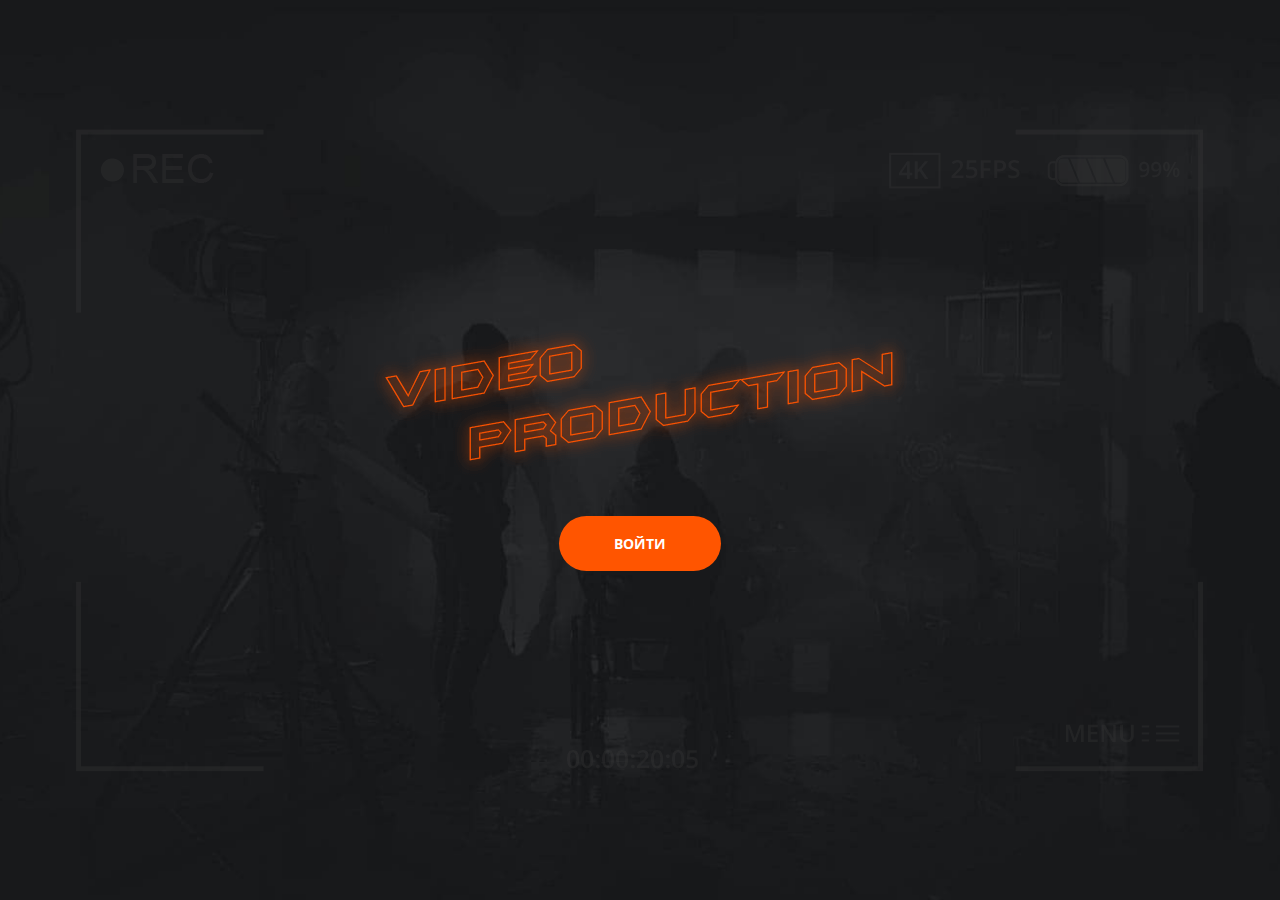
<file: index.html>
<!DOCTYPE html>
<html lang="ru">

<head>
  <meta charset="UTF-8">
  <meta name="viewport" content="width=1200">
  <title>Video Production</title>
  <link rel="stylesheet" href="./css/main.css">
  <link rel="favicon" type="image/x-icon" href="./favicon.ico">
</head>

<body>
  <div class="welcome">
    <div class="welcome__container">
      <div class="central">
        <img src="./img/logo/logo-welcome.png" alt="Video Production Logo" class="central__logo"></a>
        <a href="./main.html" class="button">Войти</a>
      </div>
    </div>
  </div>

</body>

</html>
</file>
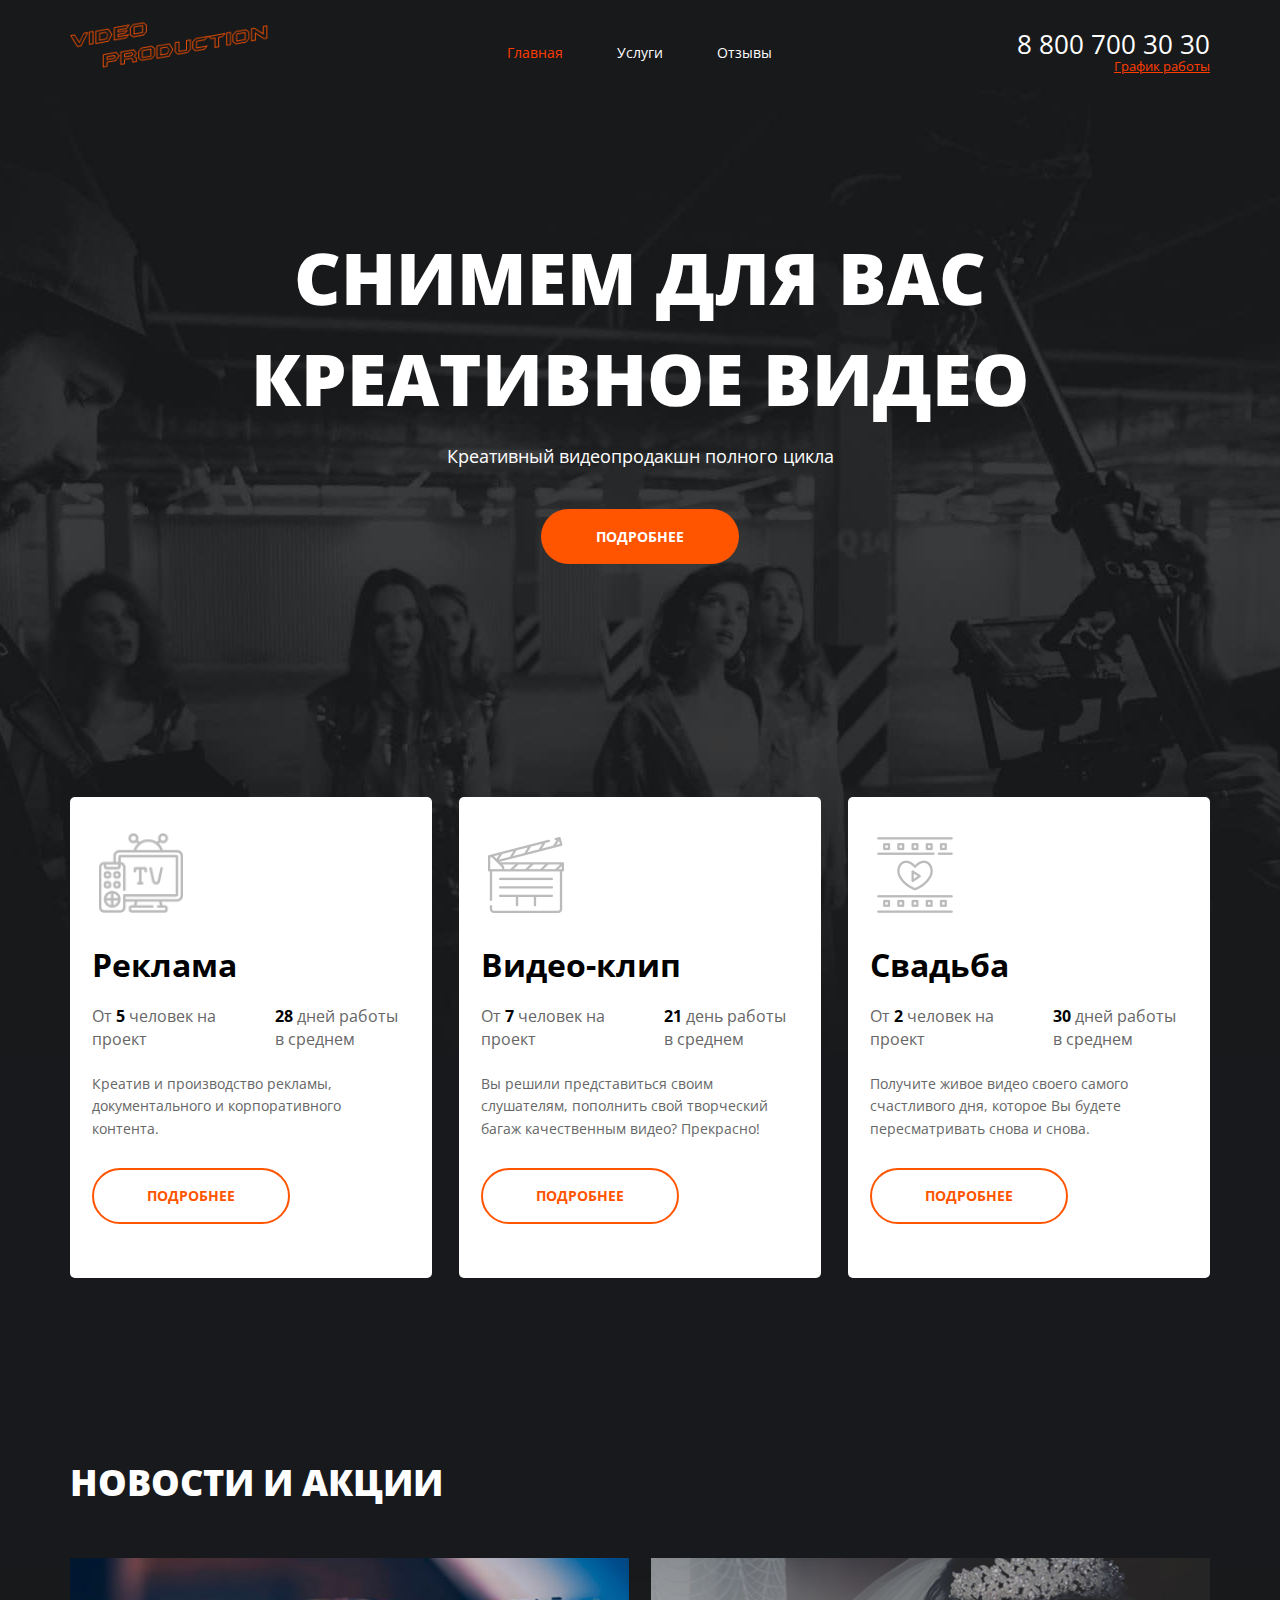
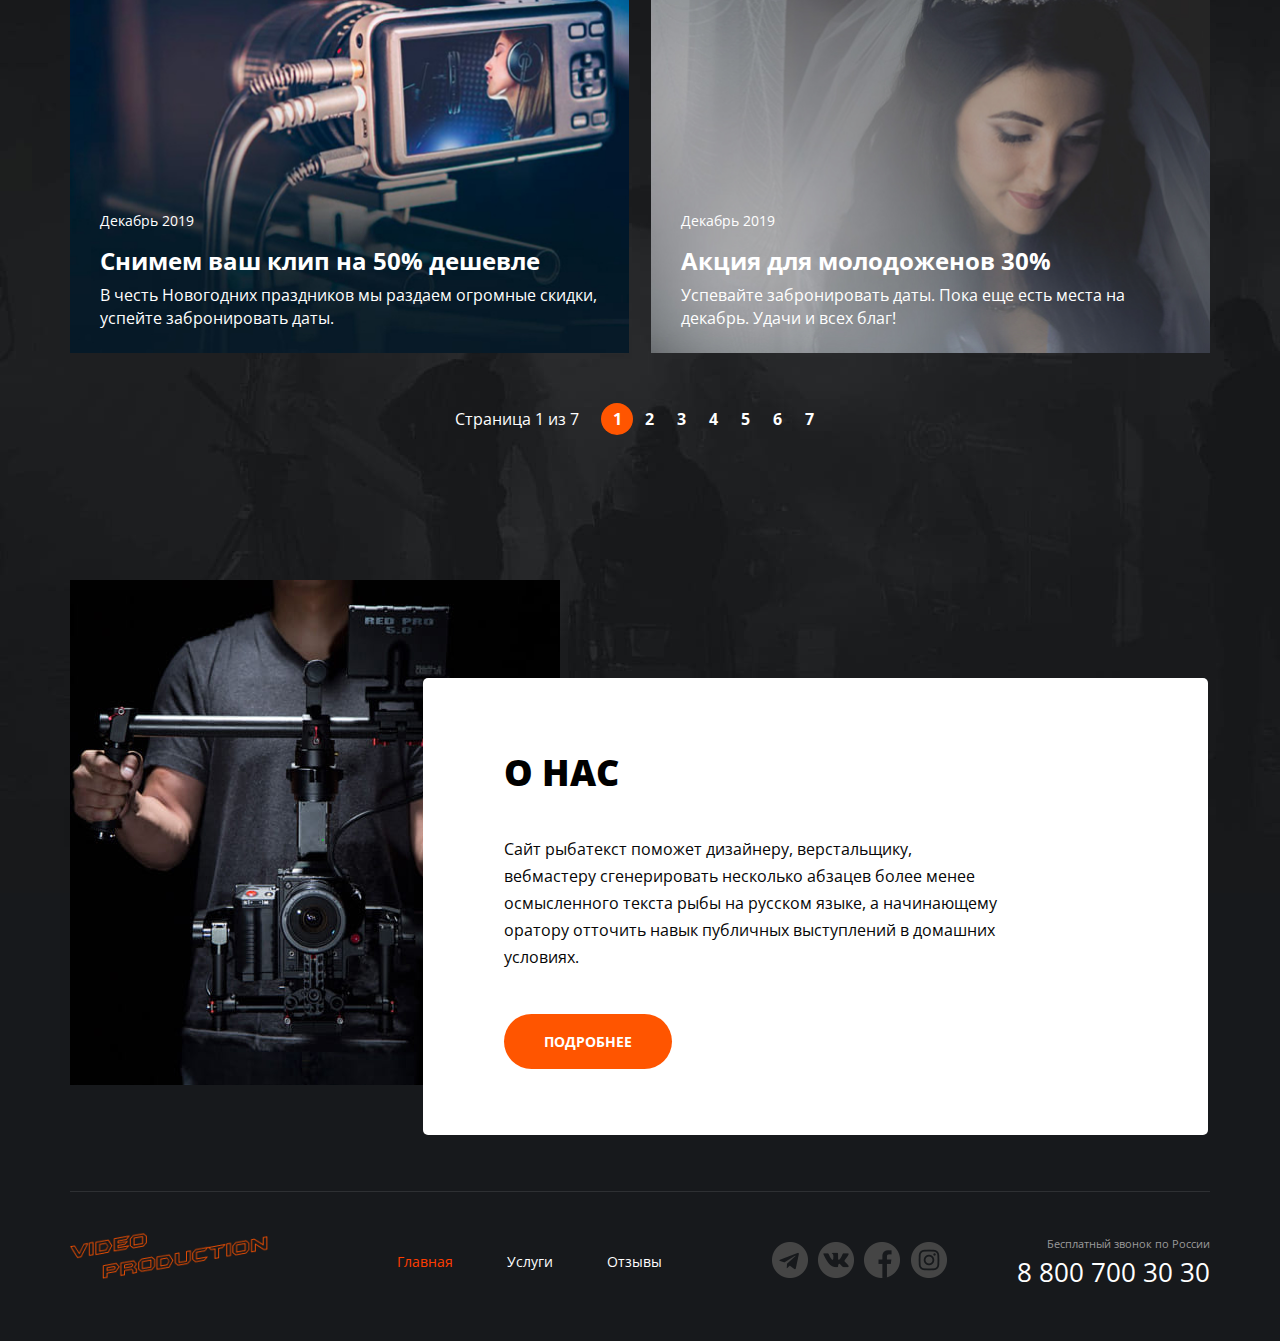
<file: main.html>
<!DOCTYPE html>
<html lang="ru">

<head>
  <meta charset="UTF-8">
  <meta name="viewport" content="width=1200">
  <title>Снимем для вас
    креативное видео | Video Production</title>
    <link rel="stylesheet" href="./css/main.css">
    <link rel="favicon" type="image/x-icon" href="favicon.ico">
</head>

<body>
  <div class="wrapper main-page-wrapper">
    <div class="wrapper__content">
      <!-- Меню и hero header -->
      <section class="hero">
        <div class="hero__container">
          <!-- Меню -->
          <header class="header-container">
            <div class="container">
              <div class="header">
                <a href="./main.html" class="logo">
                  <img src="./img/logo/logo.png" alt="video production logo" class="logo__img">
                </a>
                <nav class="menu header__menu">
                  <ul class="menu__list">
                    <li class="menu__item menu__item--active">
                      <span class="menu__link">Главная</span>
                    </li>
                    <li class="menu__item">
                      <a href="./services.html" class="menu__link">Услуги</a>
                    </li>
                    <li class="menu__item">
                      <a href="./reviews.html" class="menu__link">Отзывы</a>
                    </li>
                  </ul>
                </nav>
                <adress class="contacts header__contacts">
                  <a href="tel:+78007003030" class="contacts__phone">8 800 700 30 30</a>
                  <div class="contacts__dropdown">
                    <div class="contacts__dropdown-title" tabindex="0">
                      <a href="#" class="contacts__dropdown-link">График работы</a>
                    </div>
                    <div class="contacts__dropdown-menu">
                        <div class="contacts__dropdown-text">
                          <div class="contacts__dropdown-hours">пн-вс: 09:00 - 20:00</div>
                          <div class="contacts__dropdown-lunch">Обед: 14:00-14:30</div>
                        </div>
                    </div>
                  </div>
              </div>
              </adress>
            </div>
        </div>
        </header>
        <!-- Hero -->
        <div class="hero__content">
          <div class="container">
            <div class="hero__text-section">
              <h1 class="hero__title">снимем для вас
                креативное видео</h1>
              <div class="hero__text">Креативный видеопродакшн полного цикла
              </div>
              <a href="#" class="button">Подробнее</a>
            </div>
          </div>
        </div>
    </div>
    </section>
    <!-- Контент -->
    <main class="main-content">
      <!-- Предложения-->
      <section class="offers">
        <div class="container">
          <ul class="offers__list">
            <li class="offers__item">
              <a href="./services.html" class="offer">
                <div class="offer__header">
                  <img src="./img/content/offers/tv.png" alt="телевизор" class="offer__header-img">
                </div>
                <div class="offer__content">
                  <h4 class="offer__title">Реклама</h4>
                  <ul class="offer__conditions">
                    <li class="offer__conditions-item conditions-offers">
                      От <b>5</b> человек на проект
                    </li>
                    <li class="offer__conditions-item conditions-offers">
                      <b>28</b> дней работы в среднем
                    </li>
                  </ul>
                  <div class="offer__text">
                    <p>Креатив и производство рекламы, документального и корпоративного контента.</p>
                  </div>
                  <div class="button-wrapper">
                    <div class="button button--type-secondary">Подробнее</div>
                  </div>
                </div>
              </a>
            </li>
            <li class="offers__item">
              <a href="./services.html" class="offer">
                <div class="offer__header">
                  <img src="./img/content/offers/clapper.png" alt="хлопушка" class="offer__header-img">
                </div>
                <div class="offer__content">
                  <h4 class="offer__title">Видео-клип</h4>
                  <ul class="offer__conditions">
                    <li class="offer__conditions-item conditions-offers">
                      От <b>7</b> человек на проект
                    </li>
                    <li class="offer__conditions-item conditions-offers">
                      <b>21</b> день работы в среднем
                    </li>
                  </ul>
                  <div class="offer__text">
                    <p>Вы решили представиться своим слушателям, пополнить свой творческий багаж
                      качественным видео? Прекрасно!</p>
                  </div>
                  <div class="button-wrapper">
                    <div class="button button--type-secondary">Подробнее</div>
                  </div>
                </div>
              </a>
            </li>
            <li class="offers__item">
              <a href="./services.html" class="offer">
                <div class="offer__header">
                  <img src="./img/content/offers/film.png" alt="киноплёнка" class="offer__header-img">
                </div>
                <div class="offer__content">
                  <h4 class="offer__title">Свадьба</h4>
                  <ul class="offer__conditions">
                    <li class="offer__conditions-item conditions-offers">
                      От <b>2</b> человек на проект
                    </li>
                    <li class="offer__conditions-item conditions-offers">
                      <b>30</b> дней работы в среднем
                    </li>
                  </ul>
                  <div class="offer__text">
                    <p>Получите живое видео своего самого счастливого дня, которое Вы будете
                      пересматривать снова и снова.</p>
                  </div>
                  <div class="button-wrapper">
                    <div class="button button--type-secondary">Подробнее</div>
                  </div>
                </div>
              </a>
            </li>
          </ul>
        </div>
      </section>
      <!-- Новости и акции -->
      <section class="news">
        <div class="container">
          <h3 class="news__main-title">Новости и акции</h3>
          <ul class="news__list">
            <li class="news__item single-news">
              <img src="./img/content/news/camera.jpg" alt="видеокамера" class="single-news__cover">
              <div class="single-news__description">
                <time class="single-news__date">Декабрь 2019</time>
                <h6 class="single-news__title">Снимем ваш клип на 50% дешевле</h6>
                <div class="single-news__text">
                  <p>
                    В честь Новогодних праздников мы раздаем огромные скидки, успейте забронировать даты.
                  </p>
                </div>
              </div>
            </li>
            <li class="news__item single-news">
              <img src="./img/content/news/wedding.jpg" alt="невеста" class="single-news__cover">
              <div class="single-news__description">
                <time class="single-news__date">Декабрь 2019</time>
                <h6 class="single-news__title">Акция для молодоженов 30%</h6>
                <div class="single-news___text">
                  <p>
                    Успевайте забронировать даты. Пока еще есть места на декабрь. Удачи и всех благ!
                  </p>
                </div>
              </div>
            </li>
            </li>

          </ul>
          <div class="pagination">
            <div class="pagination__pages">
              Страница 1 из 7
            </div>
            <ul class="pagination__list">
              <li class="pagination__item pagination__item--active">
                <a href="#" class="pagination__link">1</a>
              </li>
              <li class="pagination__item">
                <a href="#" class="pagination__link">2</a>
              </li>
              <li class="pagination__item">
                <a href="#" class="pagination__link">3</a>
              </li>
              <li class="pagination__item">
                <a href="#" class="pagination__link">4</a>
              </li>
              <li class="pagination__item">
                <a href="#" class="pagination__link">5</a>
              </li>
              <li class="pagination__item">
                <a href="#" class="pagination__link">6</a>
              </li>
              <li class="pagination__item">
                <a href="#" class="pagination__link">7</a>
              </li>
            </ul>
          </div>
        </div>
      </section>
      <!-- О нас -->
      <section class="about">
        <div class="container">
          <div class="about__content">
            <div class="about__desc">
              <h3 class="about__desc-title">О нас</h3>
              <div class="about__desc-text">
                <p>
                  Сайт рыбатекст поможет дизайнеру, верстальщику, вебмастеру сгенерировать несколько абзацев более
                  менее
                  осмысленного текста рыбы на русском языке, а начинающему оратору отточить навык публичных
                  выступлений
                  в
                  домашних условиях.
                </p>
              </div>
              <div class="button-wrapper">
                <a href="#" class="button button--main">Подробнее</a>
              </div>
            </div>
          </div>
        </div>
      </section>
    </main>
  </div>
  <!-- Футер -->
  <footer class="footer-container">
    <div class="container footer-container__content">
      <div class="footer">
        <a href="./main.html" class="logo">
          <img src="./img/logo/logo.png" alt="video production logo" class="logo__img">
        </a>
        <nav class="menu footer__menu">
          <ul class="menu__list">
            <li class="menu__item menu__item--active">
              <span class="menu__link">Главная</span>
            </li>
            <li class="menu__item">
              <a href="./services.html" class="menu__link">Услуги</a>
            </li>
            <li class="menu__item">
              <a href="./reviews.html" class="menu__link">Отзывы</a>
            </li>
          </ul>
        </nav>
        <ul class="socials footer__socials">
          <li class="socials__item socials__item--icon-telegram"><a href="#" class="socials__link"></a></li>
          <li class="socials__item socials__item--icon-vk"><a href="#" class="socials__link"></a></li>
          <li class="socials__item socials__item--icon-fb"><a href="#" class="socials__link"></a></li>
          <li class="socials__item socials__item--icon-insta"><a href="#" class="socials__link"></a></li>

        </ul>
        <adress class="contacts footer__contacts">
          <div class="contacts__desc">Бесплатный звонок по России
          </div>
          <a href="tel:+78007003030" class="contacts__phone">8 800 700 30 30</a>
        </adress>
      </div>
    </div>
  </footer>
  </div>
</body>

</html>
</file>
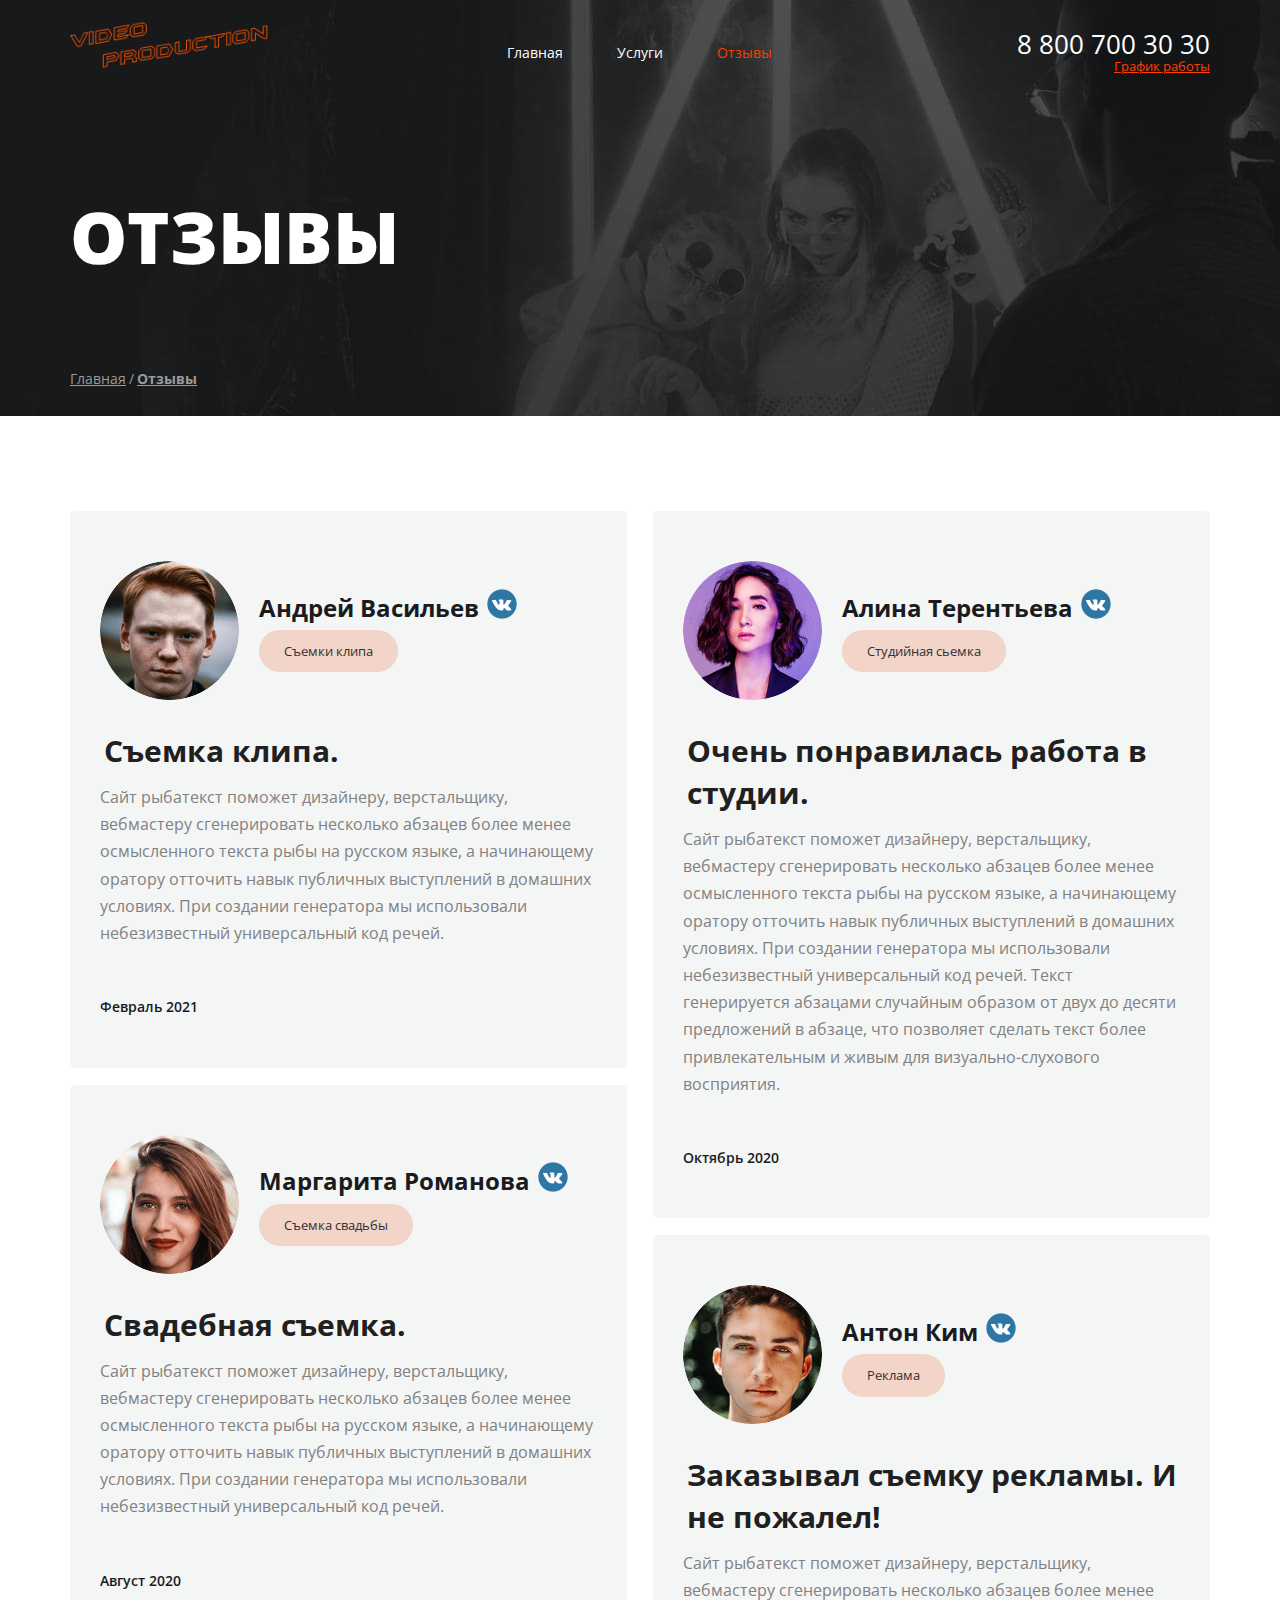
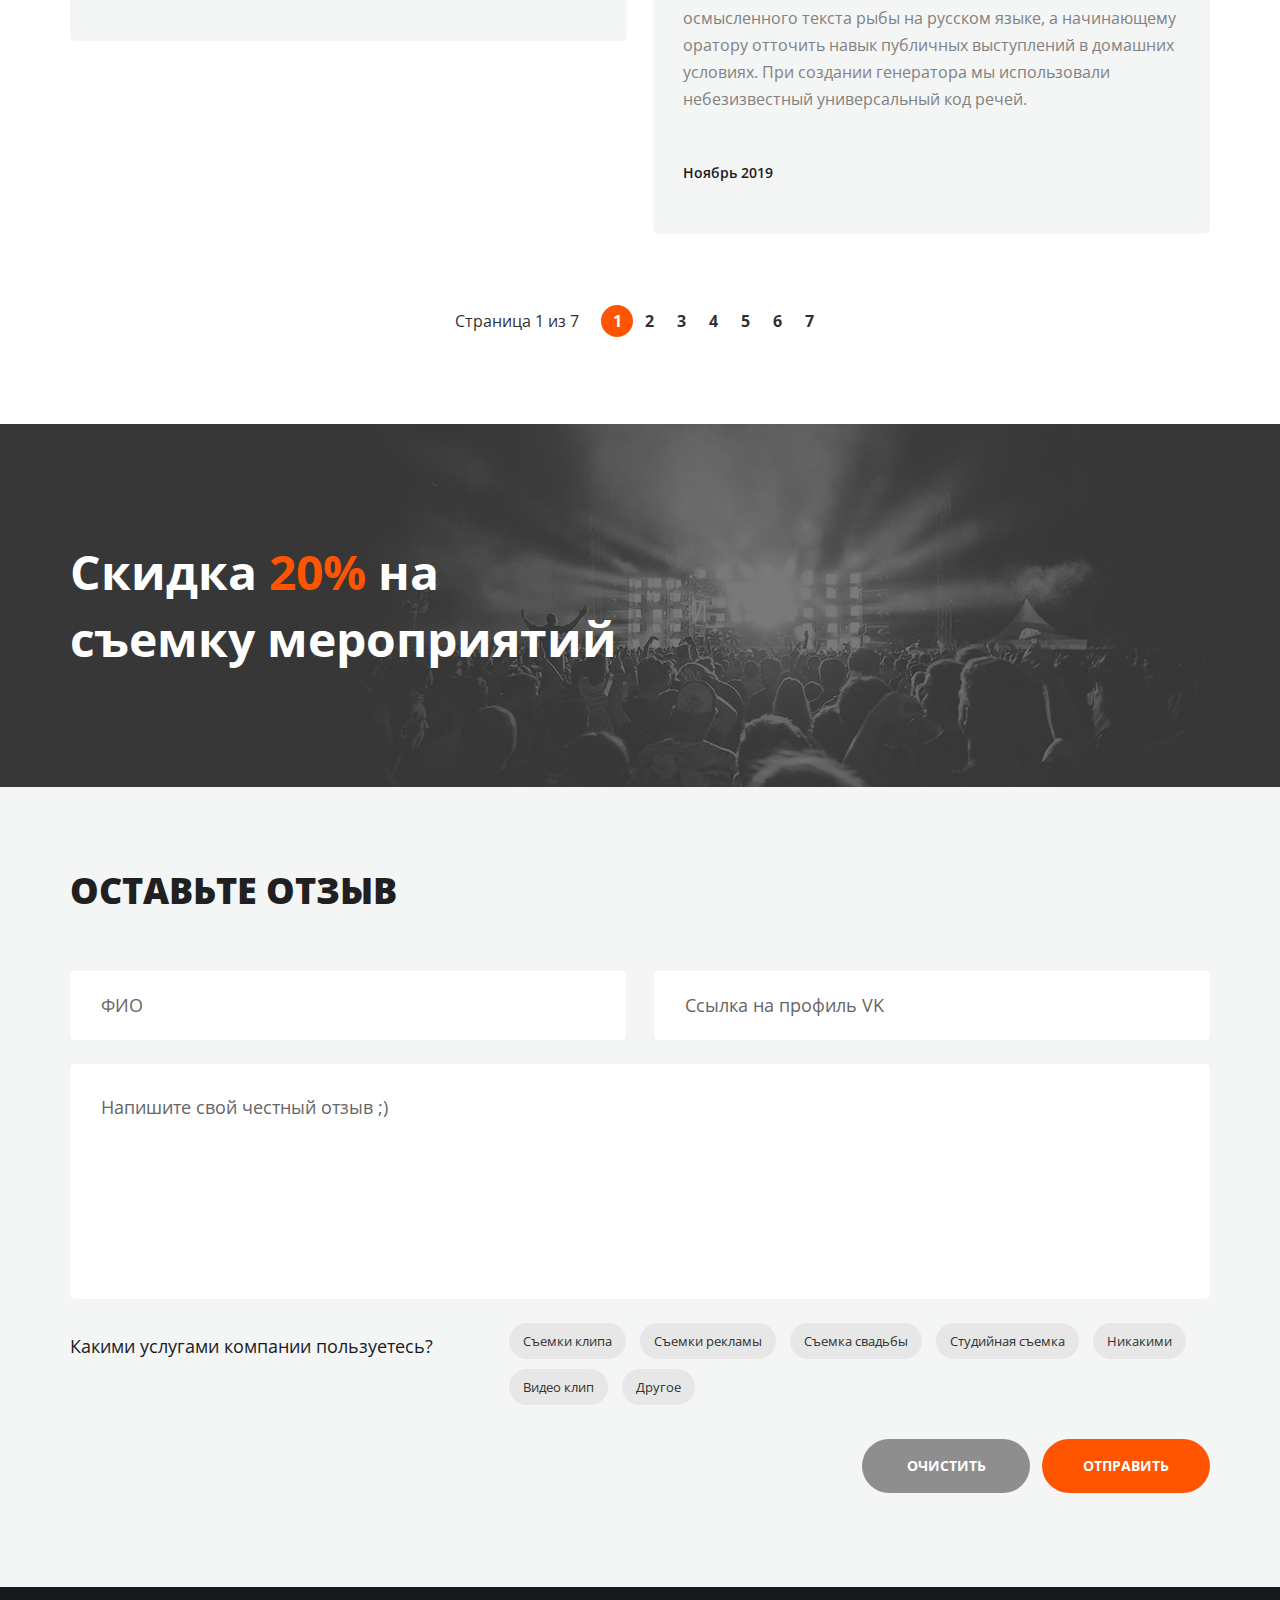
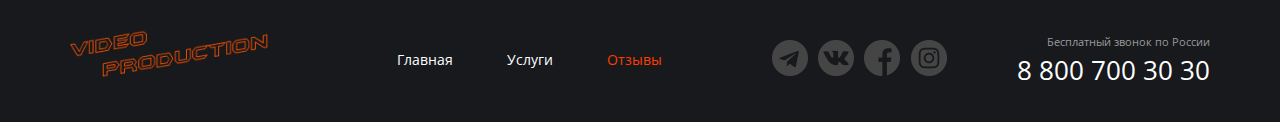
<file: reviews.html>
<!DOCTYPE html>
<html lang="ru">

<head>
  <meta charset="UTF-8">
  <meta name="viewport" content="width=1200">
  <title>Отзывы | Video Production</title>
  <link rel="stylesheet" href="./css/main.css">
  <link rel="favicon" type="image/x-icon" href="./favicon.ico">
</head>

<body>
  <div class="wrapper">
    <div class="wrapper__content wrapper-pages">
      <!-- Меню и "хлебные крошки" -->
      <section class="top-line">
        <div class="container top-line__container">
          <!-- Меню -->
          <header class="header-container">
            <div class="header">
              <a href="./main.html" class="logo">
                <img src="./img/logo/logo.png" alt="video production logo" class="logo__img">
              </a>
              <nav class="menu header__menu">
                <ul class="menu__list">
                  <li class="menu__item">
                    <a href="./main.html" class="menu__link">Главная</a>
                  </li>
                  <li class="menu__item">
                    <a href="./services.html" class="menu__link">Услуги</a>
                  </li>
                  <li class="menu__item menu__item--active">
                    <span class="menu__link">Отзывы</span>
                  </li>
                </ul>
              </nav>
              <adress class="contacts header__contacts">
                <a href="tel:+78007003030" class="contacts__phone">8 800 700 30 30</a>
                <div class="contacts__dropdown">
                  <div class="contacts__dropdown-title" tabindex="0">
                    <a href="#" class="contacts__dropdown-link">График работы</a>
                  </div>
                  <div class="contacts__dropdown-menu">
                      <div class="contacts__dropdown-text">
                        <div class="contacts__dropdown-hours">пн-вс: 09:00 - 20:00</div>
                        <div class="contacts__dropdown-lunch">Обед: 14:00-14:30</div>
                      </div>
                  </div>
                </div>
              </adress>
            </div>
          </header>
          <!-- Заголовок и "хлебные крошки" -->
          <h1 class="page-title">Отзывы</h1>
          <nav class="breadcrumbs">
            <ul class="breadcrumbs__list">
              <li class="breadcrumbs__item">
                <a href="./main.html" class="breadcrumbs__link">Главная</a>
              </li>
              <li class="breadcrumbs__item breadcrumbs__item--active">
                <span class="breadcrumbs__link">Отзывы</span>
              </li>
            </ul>
          </nav>
        </div>
      </section>
      <!-- Отзывы -->
      <main class="page-content">
        <section class="reviews">
          <div class="container">
            <ul class="reviews__list">
              <li class="reviews__item review">
                <div class="review__header">
                  <div class="review__photo">
                    <div class="avatar">
                      <img src="./img/content/reviews/avatars/ava-1.png" alt="user" class="avatar__img">
                    </div>
                  </div>
                  <div class="review__userdata">
                    <a href="#" class="review__user">Андрей Васильев
                    </a>
                    <ul class="review__tags">
                      <li class="review__tag-item tag tag--active">Съемки клипа</li>
                    </ul>
                  </div>
                </div>
                <div class="review__content">
                  <h5 class="review__title">Съемка клипа.</h5>
                  <div class="review__content-text">
                    <p>Сайт рыбатекст поможет дизайнеру, верстальщику, вебмастеру сгенерировать несколько абзацев более
                      менее осмысленного текста рыбы на русском языке, а начинающему оратору отточить навык публичных
                      выступлений в домашних условиях. При создании генератора мы использовали небезизвестный
                      универсальный код речей.</p>
                  </div>
                  <time class="review__date">Февраль 2021</time>
                </div>
              </li>

              <li class="reviews__item review">
                <div class="review__header">
                  <div class="review__photo">
                    <div class="avatar">
                      <img src="./img/content/reviews/avatars/ava-3.png" alt="user" class="avatar__img">
                    </div>
                  </div>
                  <div class="review__userdata">
                    <a href="#" class="review__user">Маргарита Романова</a>
                    <ul class="review__tags">
                      <li class="review__tag-item tag tag--active">Съемка свадьбы</li>
                    </ul>
                  </div>
                </div>
                <div class="review__content">
                  <h5 class="review__title">Свадебная съемка.</h5>
                  <div class="review__content-text">
                    <p>Сайт рыбатекст поможет дизайнеру, верстальщику, вебмастеру сгенерировать несколько абзацев более
                      менее осмысленного текста рыбы на русском языке, а начинающему оратору отточить навык публичных
                      выступлений в домашних условиях. При создании генератора мы использовали небезизвестный
                      универсальный код речей.</p>
                  </div>
                  <time class="review__date">Август 2020</time>
                </div>
              </li>

              <li class="reviews__item review">
                <div class="review__header">
                  <div class="review__photo">
                    <div class="avatar">
                      <img src="./img/content/reviews/avatars/ava-2.png" alt="user" class="avatar__img">
                    </div>
                  </div>
                  <div class="review__userdata">
                    <a href="#" class="review__user">Алина Терентьева
                    </a>
                    <ul class="review__tags">
                      <li class="review__tag-item tag tag--active">Студийная сьемка</li>
                    </ul>
                  </div>
                </div>
                <div class="review__content">
                  <h5 class="review__title">Очень понравилась работа
                    в студии.</h5>
                  <div class="review__content-text">
                    <p>Сайт рыбатекст поможет дизайнеру, верстальщику, вебмастеру сгенерировать несколько абзацев более
                      менее осмысленного текста рыбы на русском языке, а начинающему оратору отточить навык публичных
                      выступлений в домашних условиях. При создании генератора мы использовали небезизвестный
                      универсальный код речей. Текст генерируется абзацами случайным образом от двух до десяти
                      предложений в абзаце, что позволяет сделать текст более привлекательным и живым для
                      визуально-слухового восприятия.</p>
                  </div>
                  <time class="review__date">Октябрь 2020</time>
                </div>
              </li>

              <li class="reviews__item review">
                <div class="review__header">
                  <div class="review__photo">
                    <div class="avatar">
                      <img src="./img/content/reviews/avatars/ava-4.png" alt="user" class="avatar__img">
                    </div>
                  </div>
                  <div class="review__userdata">
                    <a href="#" class="review__user">Антон Ким</a>
                    <ul class="review__tags">
                      <li class="review__tag-item tag tag--active">Реклама</li>
                    </ul>
                  </div>
                </div>
                <div class="review__content">
                  <h5 class="review__title">Заказывал съемку рекламы.
                    И не пожалел!</h5>
                  <div class="review__content-text">
                    <p>Сайт рыбатекст поможет дизайнеру, верстальщику, вебмастеру сгенерировать несколько абзацев более
                      менее осмысленного текста рыбы на русском языке, а начинающему оратору отточить навык публичных
                      выступлений в домашних условиях. При создании генератора мы использовали небезизвестный
                      универсальный код речей.</p>
                  </div>
                  <time class="review__date">Ноябрь 2019</time>
                </div>
              </li>
            </ul>


            <!-- Навигация -->
            <div class="pagination pagination--theme-light">
              <div class="pagination__pages">
                Страница 1 из 7
              </div>
              <ul class="pagination__list">
                <li class="pagination__item pagination__item--active">
                  <a href="#" class="pagination__link">1</a>
                </li>
                <li class="pagination__item">
                  <a href="#" class="pagination__link">2</a>
                </li>
                <li class="pagination__item">
                  <a href="#" class="pagination__link">3</a>
                </li>
                <li class="pagination__item">
                  <a href="#" class="pagination__link">4</a>
                </li>
                <li class="pagination__item">
                  <a href="#" class="pagination__link">5</a>
                </li>
                <li class="pagination__item">
                  <a href="#" class="pagination__link">6</a>
                </li>
                <li class="pagination__item">
                  <a href="#" class="pagination__link">7</a>
                </li>
              </ul>
            </div>
        </section>
      </main>
      <section class="separator">
        <div class="container">
          <div class="separator__content">
            <h2 class="separator__title">Скидка <span class="separator__text-secondary">20%</span> на съемку мероприятий
            </h2>
          </div>
        </div>
      </section>
      <!-- Форма отзыва -->
      <section class="inner-section inner-section--bg-grey inner-section--reviews">
        <div class="container">
          <h3 class="inner-section__title inner-section__title--small">Оставьте отзыв</h3>
          <form class="form">
            <div class="form__row">
              <input type="text" placeholder="ФИО" class="form__input">
              <input type="text" placeholder="Ссылка на профиль VK" class="form__input">
            </div>
            <div class="form__row">
              <textarea placeholder="Напишите свой честный отзыв ;)"
                class="form__input form__input--textarea"></textarea>
            </div>
            <div class="form__controls">
              <div class="form__controls-title">
                Какими услугами компании пользуетесь?
              </div>
              <ul class="controls">
                <li class="controls__item">
                  <label class="controls__elem">
                    <input type="checkbox" class="controls__checkbox">
                    <div class="tag tag--controls-small controls__tag"> Съемки клипа </div>
                  </label>
                </li>
                <li class="controls__item">
                  <label class="controls__elem">
                    <input type="checkbox" class="controls__checkbox">
                    <div class="tag tag--controls-small controls__tag">Съемки рекламы</div>
                  </label>
                </li>
                <li class="controls__item">
                  <label class="controls__elem">
                    <input type="checkbox" class="controls__checkbox">
                    <div class="tag tag--controls-small controls__tag">Съемка свадьбы</div>
                  </label>
                </li>
                <li class="controls__item">
                  <label class="controls__elem">
                    <input type="checkbox" class="controls__checkbox">
                    <div class="tag tag--controls-small controls__tag">Студийная съемка</div>
                  </label>
                </li>
                <li class="controls__item">
                  <label class="controls__elem">
                    <input type="checkbox" class="controls__checkbox">
                    <div class="tag tag--controls-small controls__tag">Никакими</div>
                  </label>
                </li>
                <li class="controls__item">
                  <label class="controls__elem">
                    <input type="checkbox" class="controls__checkbox">
                    <div class="tag tag--controls-small controls__tag">Видео клип</div>
                  </label>
                </li>
                <li class="controls__item">
                  <label class="controls__elem">
                    <input type="checkbox" class="controls__checkbox">
                    <div class="tag tag--controls-small controls__tag">Другое</div>
                  </label>
                </li>
              </ul>
            </div>
            <div class="form__btns">
              <button type="reset" class="button button--form button--reset">Очистить</button>
              <button type="submit" class="button button--form">Отправить</button>
            </div>
          </form>
        </div>

      </section>
    </div>
    <!-- Футер -->
    <footer class="footer-container">
      <div class="container">
        <div class="footer footer--inner">
          <a href="./main.html" class="logo logo--footer">
            <img src="./img/logo/logo.png" alt="video production logo" class="logo__img">
          </a>
          <nav class="menu footer__menu">
            <ul class="menu__list">
              <li class="menu__item">
                <a href="./main.html" class="menu__link">Главная</a>
              </li>
              <li class="menu__item">
                <a href="./services.html" class="menu__link">Услуги</a>
              </li>
              <li class="menu__item menu__item--active">
                <span class="menu__link">Отзывы</span>
              </li>
            </ul>
          </nav>
          <ul class="socials footer__socials">
            <li class="socials__item socials__item--icon-telegram"><a href="#" class="socials__link"></a></li>
            <li class="socials__item socials__item--icon-vk"><a href="#" class="socials__link"></a></li>
            <li class="socials__item socials__item--icon-fb"><a href="#" class="socials__link"></a></li>
            <li class="socials__item socials__item--icon-insta"><a href="#" class="socials__link"></a></li>

          </ul>
          <adress class="contacts footer__contacts">
            <div class="contacts__desc">Бесплатный звонок по России
            </div>
            <a href="tel:+78007003030" class="contacts__phone">8 800 700 30 30</a>
          </adress>
        </div>
      </div>
    </footer>
  </div>
</body>

</html>
</file>
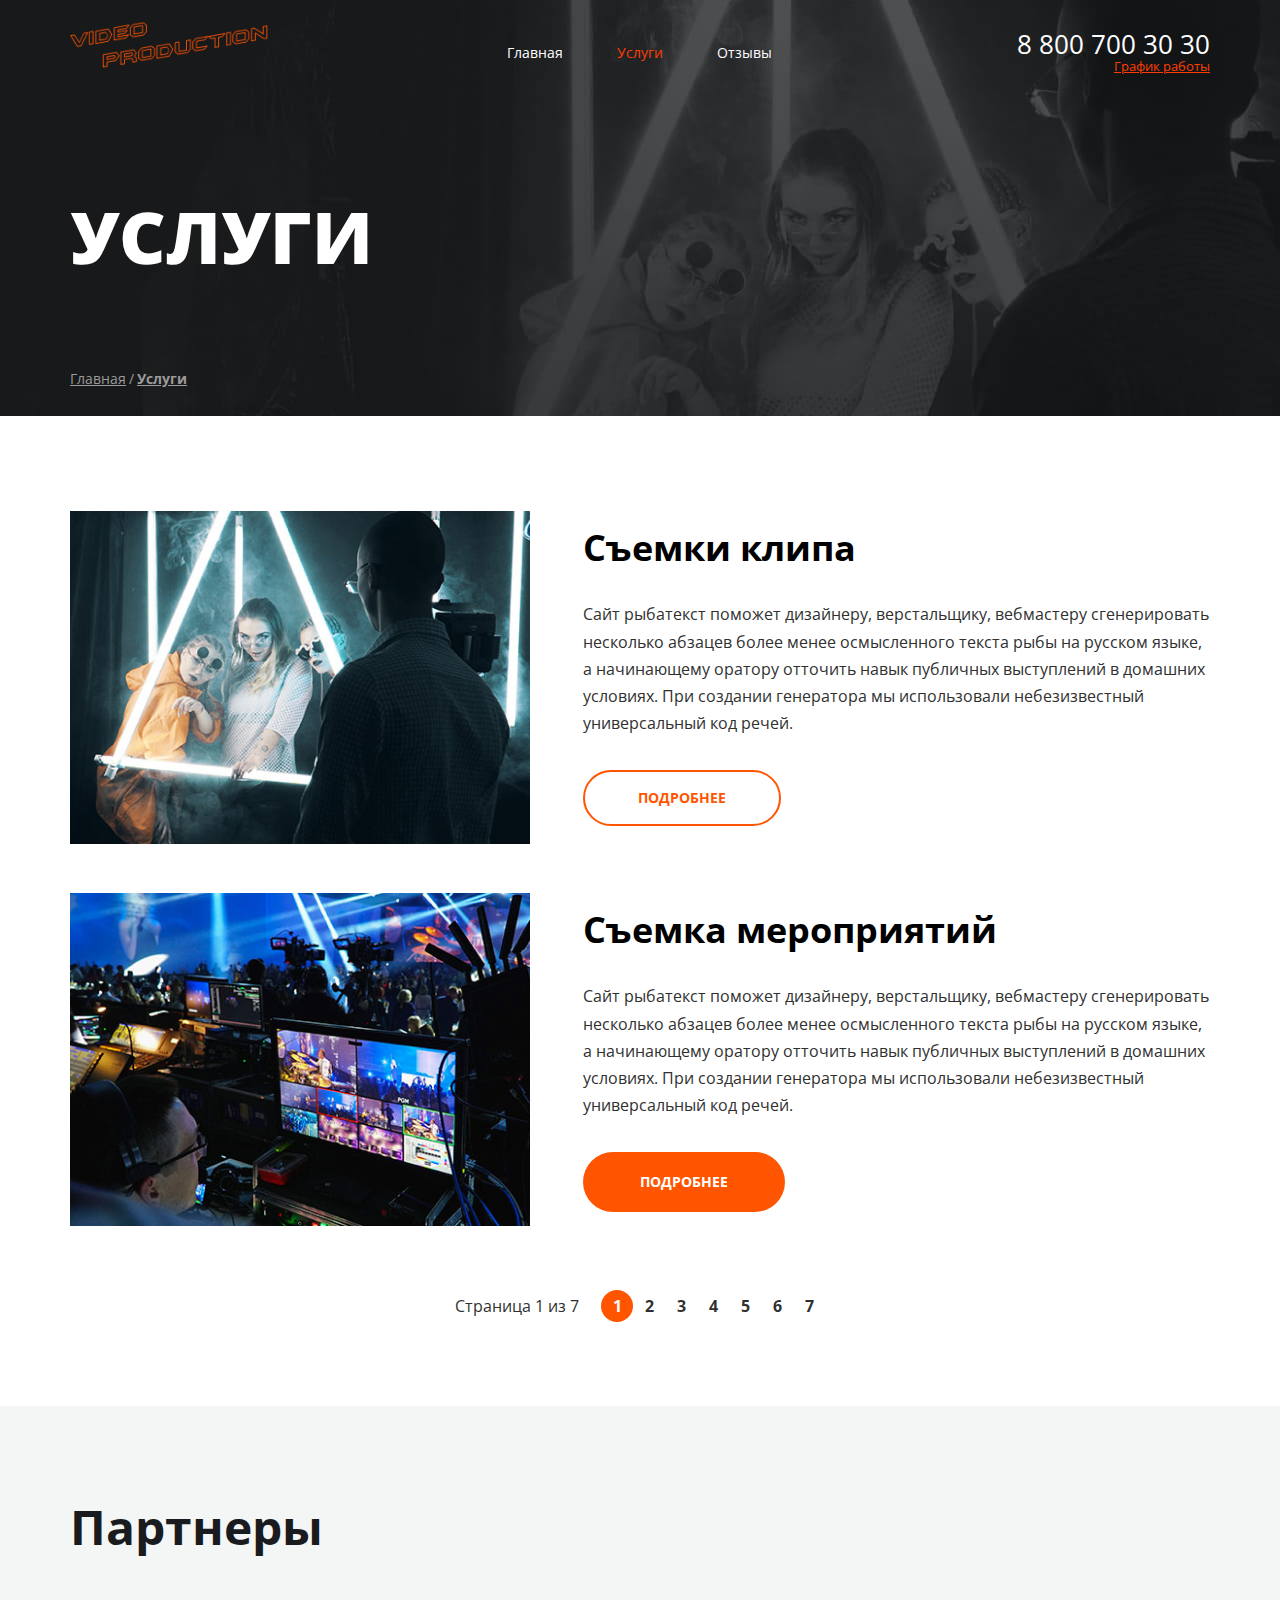
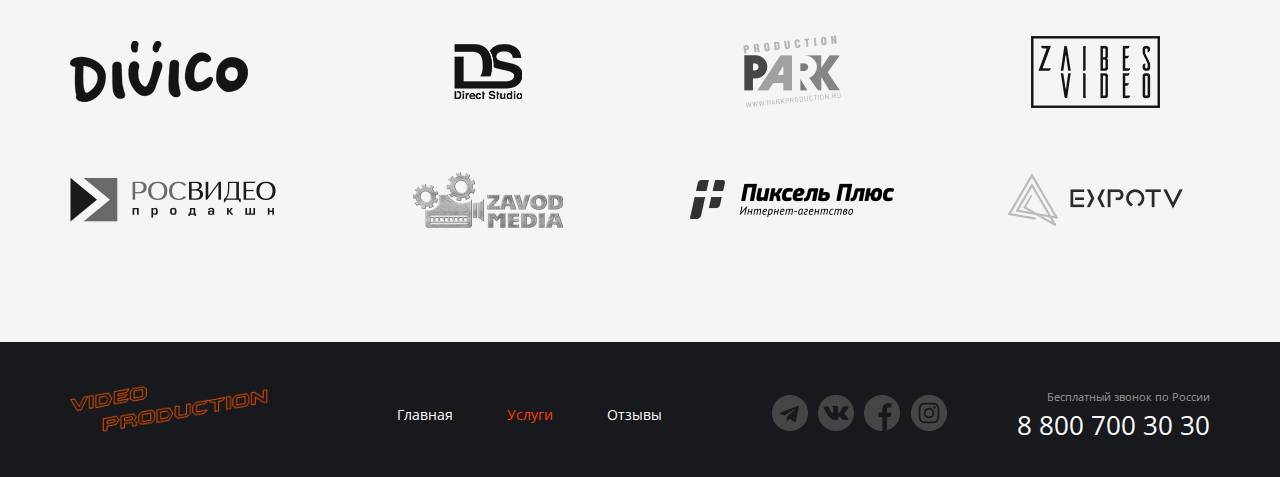
<file: services.html>
<!DOCTYPE html>
<html lang="ru">

<head>
  <meta charset="UTF-8">
  <meta name="viewport" content="width=1200">
  <title>Услуги | Video Production</title>
  <link rel="stylesheet" href="./css/main.css">
  <link rel="favicon" type="image/x-icon" href="./favicon.ico">
</head>

<body>
  <div class="wrapper">
    <div class="wrapper__content wrapper-pages">
    <!-- Меню и "хлебные крошки" -->
    <section class="top-line">
      <div class="container top-line__container">
        <!-- Меню -->
        <header class="header-container">
          <div class="header">
            <a href="./main.html" class="logo">
              <img src="./img/logo/logo.png" alt="video production logo" class="logo__img">
            </a>
            <nav class="menu header__menu">
              <ul class="menu__list">
                <li class="menu__item">
                  <a href="./main.html" class="menu__link">Главная</a>
                </li>
                <li class="menu__item menu__item--active">
                  <span class="menu__link">Услуги</span>
                </li>
                <li class="menu__item">
                  <a href="./reviews.html" class="menu__link">Отзывы</a>
                </li>
              </ul>
            </nav>
            <adress class="contacts header__contacts">
              <a href="tel:+78007003030" class="contacts__phone">8 800 700 30 30</a>
              <div class="contacts__dropdown">
                <div class="contacts__dropdown-title" tabindex="0">
                  <a href="#" class="contacts__dropdown-link">График работы</a>
                </div>
                <div class="contacts__dropdown-menu">
                    <div class="contacts__dropdown-text">
                      <div class="contacts__dropdown-hours">пн-вс: 09:00 - 20:00</div>
                      <div class="contacts__dropdown-lunch">Обед: 14:00-14:30</div>
                    </div>
                </div>
              </div>
            </adress>
          </div>
        </header>
        <!-- Заголовок и "хлебные крошки" -->
        <h1 class="page-title">Услуги</h1>
        <nav class="breadcrumbs">
          <ul class="breadcrumbs__list">
            <li class="breadcrumbs__item">
              <a href="./main.html" class="breadcrumbs__link">Главная</a>
            </li>
            <li class="breadcrumbs__item breadcrumbs__item--active">
              <span class="breadcrumbs__link">Услуги</span>
            </li>
          </ul>
        </nav>
      </div>
    </section>
    <!-- Услуги -->
    <main class="page-content">
      <div class="container">
        <ul class="services">
          <li class="services__item service">
            <div class="service__img">
              <img src="./img/content/services/girls.jpg" alt="съемка клипа" class="service__img-elem">
            </div>
            <div class="service__content">
              <h3 class="service__title">Съемки клипа</h3>
              <div class="service__desc">
                <p>Сайт рыбатекст поможет дизайнеру, верстальщику, вебмастеру сгенерировать несколько абзацев более
                  менее осмысленного текста рыбы на русском языке, а начинающему оратору отточить навык публичных
                  выступлений в домашних условиях. При создании генератора мы использовали небезизвестный
                  универсальный код речей.</p>
              </div>
              <div class="button-wrapper">
                <a href="#" class="button button--type-secondary">Подробнее</a>
              </div>
            </div>
          </li>
          <li class="services__item service">
            <div class="service__img">
              <img src="./img/content/services/engineer.jpg" alt="видеоинженер" class="service__img-elem">
            </div>
            <div class="service__content">
              <h3 class="service__title">Съемка мероприятий</h3>
              <div class="service__desc">
                <p>Сайт рыбатекст поможет дизайнеру, верстальщику, вебмастеру сгенерировать несколько абзацев более
                  менее осмысленного текста рыбы на русском языке, а начинающему оратору отточить навык публичных
                  выступлений в домашних условиях. При создании генератора мы использовали небезизвестный
                  универсальный код речей.</p>
              </div>
              <div class="button-wrapper">
                <a href="#" class="button button--hover-secondary">Подробнее</a>
              </div>
            </div>

          </li>
        </ul>
        <div class="pagination pagination--theme-light">
          <div class="pagination__pages">
            Страница 1 из 7
          </div>
          <ul class="pagination__list">
            <li class="pagination__item pagination__item--active">
              <a href="#" class="pagination__link">1</a>
            </li>
            <li class="pagination__item">
              <a href="#" class="pagination__link">2</a>
            </li>
            <li class="pagination__item">
              <a href="#" class="pagination__link">3</a>
            </li>
            <li class="pagination__item">
              <a href="#" class="pagination__link">4</a>
            </li>
            <li class="pagination__item">
              <a href="#" class="pagination__link">5</a>
            </li>
            <li class="pagination__item">
              <a href="#" class="pagination__link">6</a>
            </li>
            <li class="pagination__item">
              <a href="#" class="pagination__link">7</a>
            </li>
          </ul>
        </div>
      </div>
    </main>
    <!-- Партнеры -->
    <section class="inner-section inner-section--bg-grey">
      <div class="container">
        <div class="partners">
          <h2 class="inner-section__title">Партнеры</h2>
          <ul class="partners_list">
            <li class="partners__item">
              <a href="#" class="partners__link">
                <img src="./img/content/services/partners/divico.png" alt="divico" class="partners__img">
              </a>
            </li>
            <li class="partners__item">
              <a href="#" class="partners__link">
                <img src="./img/content/services/partners/ds.png" alt="direct studio" class="partners__img">
              </a>
            </li>
            <li class="partners__item">
              <a href="#" class="partners__link">
                <img src="./img/content/services/partners/park.png" alt="production park" class="partners__img">
              </a>
            </li>
            <li class="partners__item">
              <a href="#" class="partners__link">
                <img src="./img/content/services/partners/zvibes.png" alt="zvibes video" class="partners__img">
              </a>
            </li>
            <li class="partners__item">
              <a href="#" class="partners__link">
                <img src="./img/content/services/partners/rosvideo.png" alt="rosvideo" class="partners__img">
              </a>
            </li>
            <li class="partners__item">
              <a href="#" class="partners__link">
                <img src="./img/content/services/partners/zavod.png" alt="zavod media" class="partners__img">
              </a>
            </li>
            <li class="partners__item">
              <a href="#" class="partners__link">
                <img src="./img/content/services/partners/pixel.png" alt="pixel plus" class="partners__img">
              </a>
            </li>
            <li class="partners__item">
              <a href="#" class="partners__link">
                <img src="./img/content/services/partners/expotv.png" alt="expotv" class="partners__img">
              </a>
            </li>
          </ul>
        </div>
      </div>
    </section>
  </div>
    <!-- Футер -->
    <footer class="footer-container">
      <div class="container">
        <div class="footer footer--inner">
          <a href="./main.html" class="logo logo--footer">
            <img src="./img/logo/logo.png" alt="video production logo" class="logo__img">
          </a>
          <nav class="menu footer__menu">
            <ul class="menu__list">
              <li class="menu__item">
                <a href="./main.html" class="menu__link">Главная</a>
              </li>
              <li class="menu__item menu__item--active">
                <span class="menu__link">Услуги</span>
              </li>
              <li class="menu__item">
                <a href="./reviews.html" class="menu__link">Отзывы</a>
              </li>
            </ul>
          </nav>
          <ul class="socials footer__socials">
            <li class="socials__item socials__item--icon-telegram"><a href="#" class="socials__link"></a></li>
            <li class="socials__item socials__item--icon-vk"><a href="#" class="socials__link"></a></li>
            <li class="socials__item socials__item--icon-fb"><a href="#" class="socials__link"></a></li>
            <li class="socials__item socials__item--icon-insta"><a href="#" class="socials__link"></a></li>

          </ul>
          <adress class="contacts footer__contacts">
            <div class="contacts__desc">Бесплатный звонок по России
            </div>
            <a href="tel:+78007003030" class="contacts__phone">8 800 700 30 30</a>
          </adress>
        </div>
      </div>
    </footer>
  </div>
</body>

</html>
</file>
<file: css/main.css>
@import url('https://fonts.googleapis.com/css2?family=Open+Sans:wght@400;600;700;800&display=swap');
@import url('./layout/normalize.css');
@import url('./layout/base.css');

@import url('./blocks/hero.css');
@import url('./blocks/header.css');
@import url('./blocks/menu.css');
@import url('./blocks/contacts.css');
@import url('./blocks/top-line.css');
@import url('./blocks/page-title.css');
@import url('./blocks/breadcrumbs.css');
@import url('./blocks/button.css');
@import url('./blocks/page-content.css');
@import url('./blocks/offer.css');
@import url('./blocks/offers.css');
@import url('./blocks/single-news.css');
@import url('./blocks/news.css');
@import url('./blocks/pagination.css');
@import url('./blocks/about.css');
@import url('./blocks/inner-section.css');
@import url('./blocks/avatar.css');
@import url('./blocks/tag.css');
@import url('./blocks/footer.css');
@import url('./blocks/socials.css');

/* Приветственная страница */
@import url('./blocks/welcome.css');

/* Услуги */
@import url('./blocks/service.css');
@import url('./blocks/services.css');

/* Отзывы */
@import url('./blocks/review.css');
@import url('./blocks/reviews.css');

/* Разделитель */
@import url('./blocks/separator.css');

/* Партнеры */
@import url('./blocks/partners.css');

/* Форма */
@import url('./blocks/form.css');
@import url('./blocks/controls.css');
</file>
